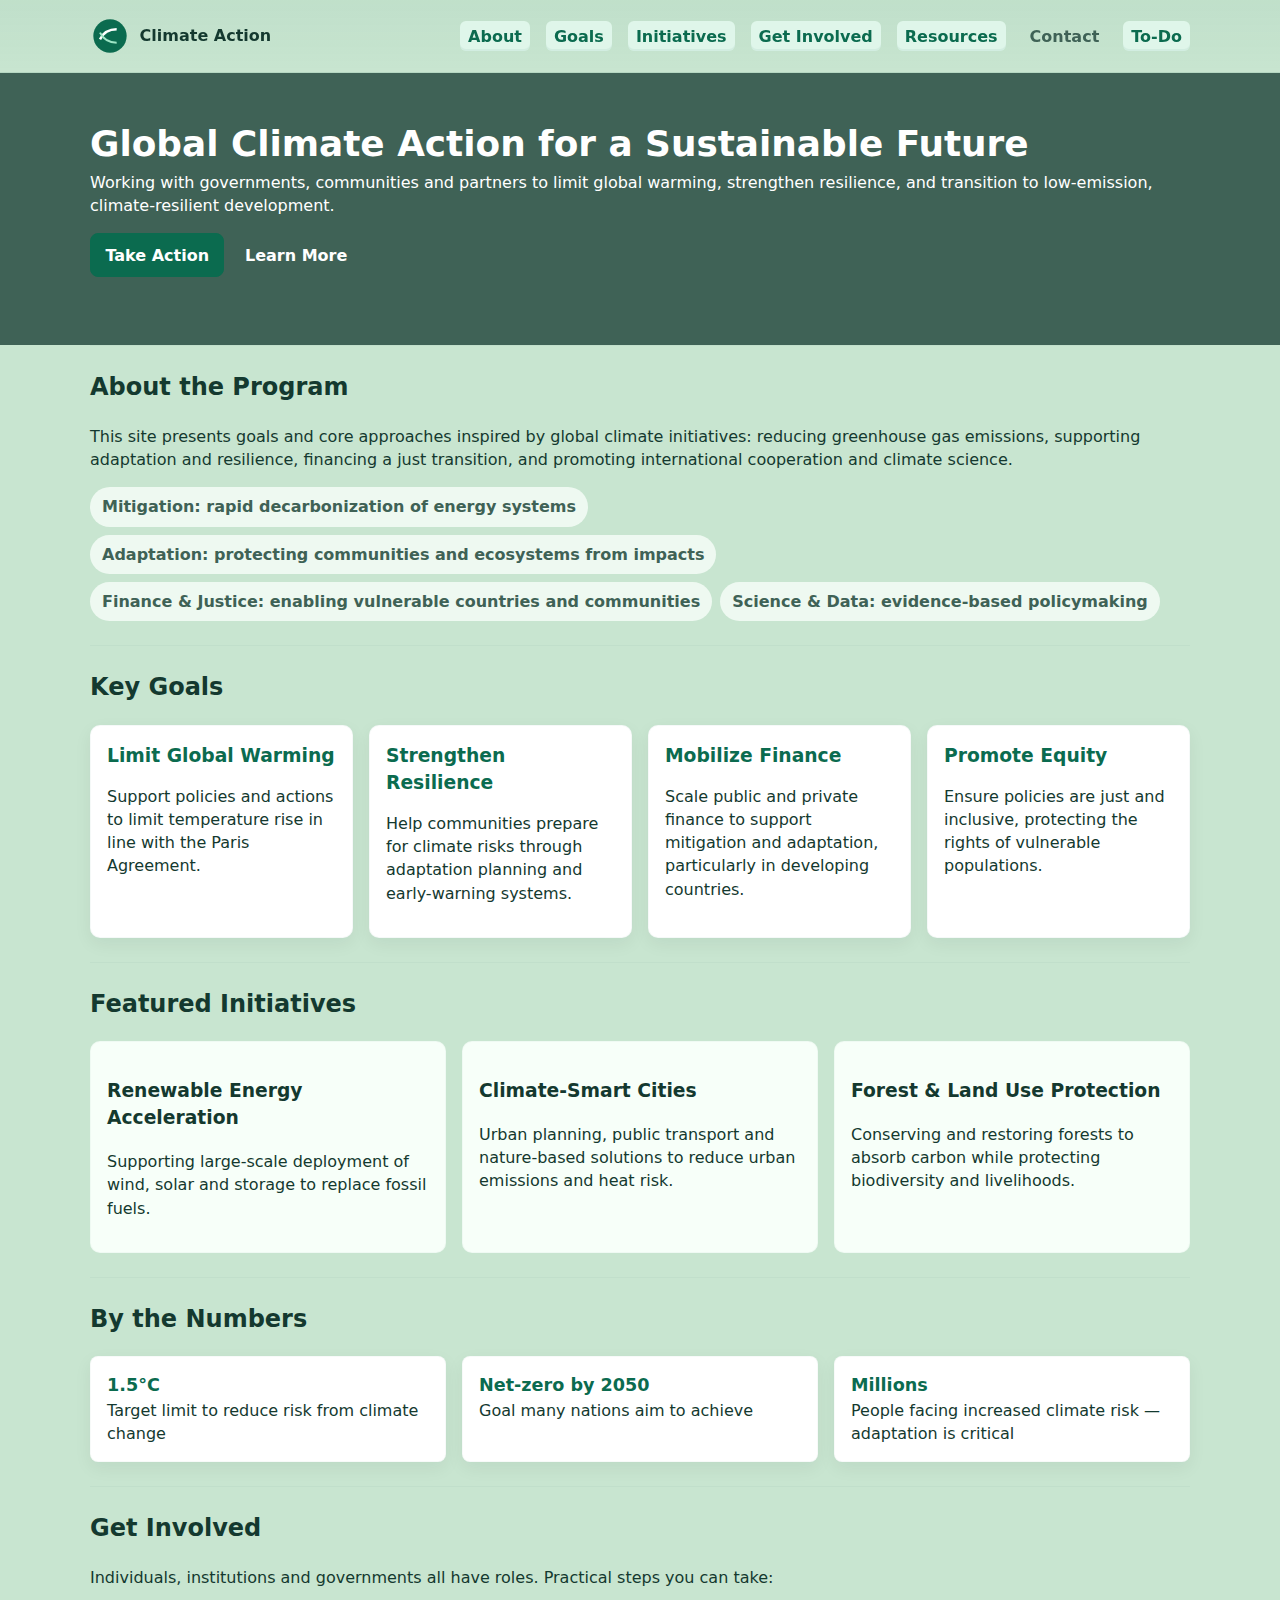
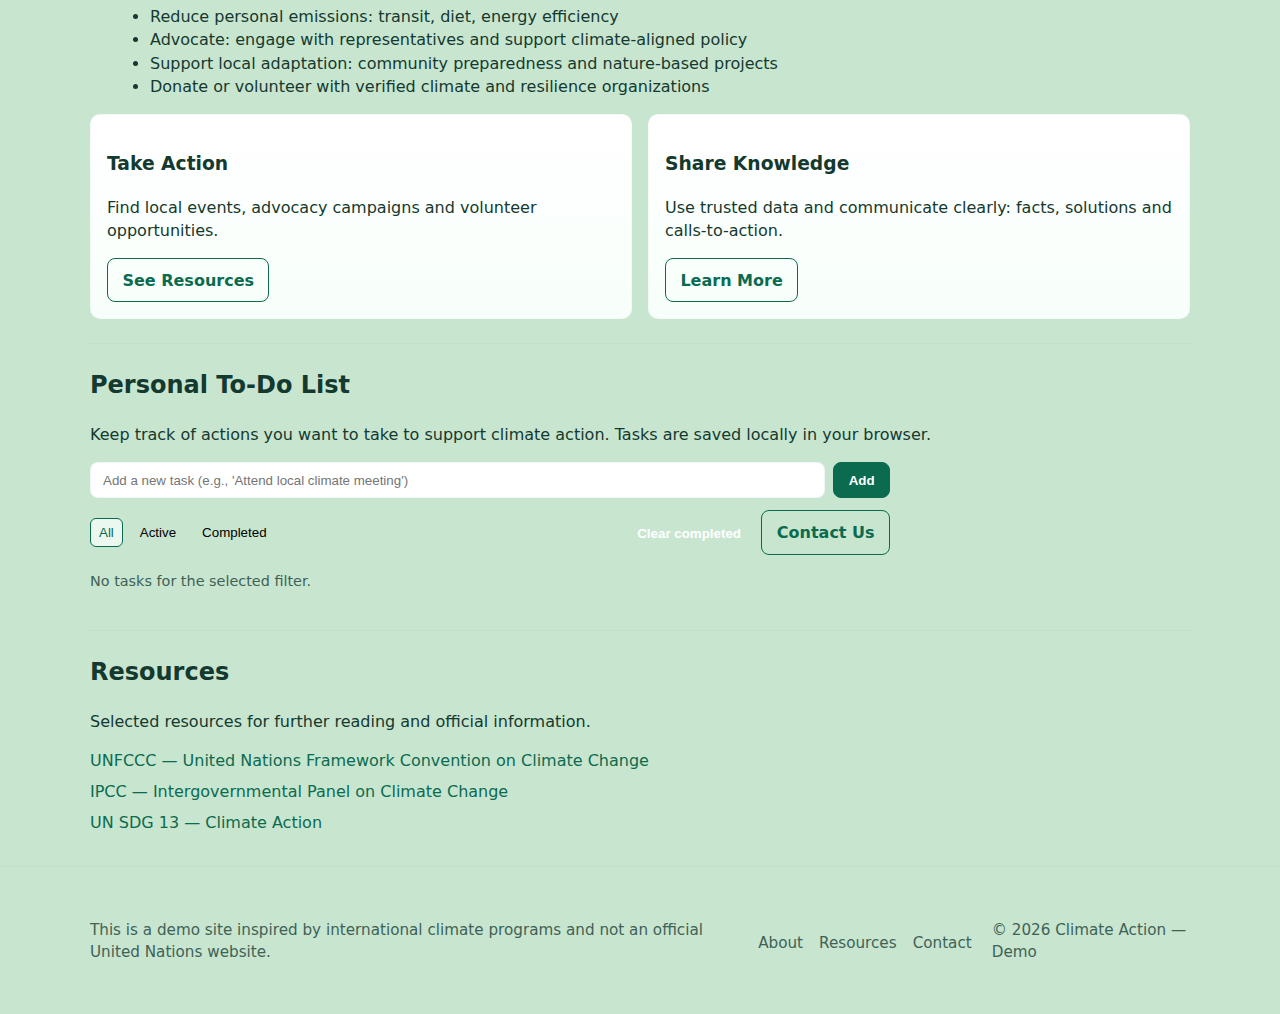
<file: index.html>
<!doctype html>
<html lang="en">
<head>
  <meta charset="utf-8" />
  <meta name="viewport" content="width=device-width,initial-scale=1" />
  <title>Climate Action — United Nations Program (Demo)</title>
  <meta name="description" content="Information, goals and ways to support the United Nations' climate change program — mitigation, adaptation and global cooperation." />
  <link rel="stylesheet" href="styles.css" />
  <meta name="theme-color" content="#0b6b4f">
</head>
<body>
  <header class="site-header" role="banner">
    <div class="container header-inner">
      <a class="brand" href="index.html" aria-label="Home — Climate Action">
        <svg width="40" height="40" viewBox="0 0 24 24" aria-hidden="true" focusable="false">
          <circle cx="12" cy="12" r="10" fill="#0b6b4f"/>
          <path d="M6 14c2-4 6-6 10-6" stroke="#fff" stroke-width="1.5" fill="none"/>
          <path d="M6 10c2 4 6 6 10 6" stroke="#9ee6c6" stroke-width="1.2" fill="none"/>
        </svg>
        <span class="brand-text">Climate Action</span>
      </a>

      <button id="navToggle" class="nav-toggle" aria-expanded="false" aria-controls="mainNav">
        <span class="sr-only">Toggle navigation</span>
        ☰
      </button>

      <nav id="mainNav" class="nav" role="navigation" aria-label="Main navigation">
        <ul>
          <li><a href="index.html#about">About</a></li>
          <li><a href="index.html#goals">Goals</a></li>
          <li><a href="index.html#initiatives">Initiatives</a></li>
          <li><a href="index.html#get-involved">Get Involved</a></li>
          <li><a href="index.html#resources">Resources</a></li>
          <li><a href="contact.html">Contact</a></li>
          <li><a href="index.html#todo">To‑Do</a></li>
        </ul>
      </nav>
    </div>
  </header>

  <main id="content" role="main">
    <section class="hero" aria-labelledby="hero-title">
      <div class="container hero-inner">
        <div class="hero-copy">
          <h1 id="hero-title">Global Climate Action for a Sustainable Future</h1>
          <p class="lead">Working with governments, communities and partners to limit global warming, strengthen resilience, and transition to low-emission, climate-resilient development.</p>
          <p class="hero-cta">
            <a class="btn primary" href="#get-involved">Take Action</a>
            <a class="btn ghost" href="#resources">Learn More</a>
          </p>
        </div>
        <div class="hero-illustration" aria-hidden="true">
        </div>
      </div>
    </section>

    <section id="about" class="section container" aria-labelledby="about-title">
      <h2 id="about-title">About the Program</h2>
      <p>This site presents goals and core approaches inspired by global climate initiatives: reducing greenhouse gas emissions, supporting adaptation and resilience, financing a just transition, and promoting international cooperation and climate science.</p>
      <ul class="pill-list" aria-hidden="false">
        <li>Mitigation: rapid decarbonization of energy systems</li>
        <li>Adaptation: protecting communities and ecosystems from impacts</li>
        <li>Finance &amp; Justice: enabling vulnerable countries and communities</li>
        <li>Science &amp; Data: evidence-based policymaking</li>
      </ul>
    </section>

    <section id="goals" class="section goals container" aria-labelledby="goals-title">
      <h2 id="goals-title">Key Goals</h2>
      <div class="grid cards">
        <article class="card" aria-labelledby="g1">
          <h3 id="g1">Limit Global Warming</h3>
          <p>Support policies and actions to limit temperature rise in line with the Paris Agreement.</p>
        </article>

        <article class="card" aria-labelledby="g2">
          <h3 id="g2">Strengthen Resilience</h3>
          <p>Help communities prepare for climate risks through adaptation planning and early-warning systems.</p>
        </article>

        <article class="card" aria-labelledby="g3">
          <h3 id="g3">Mobilize Finance</h3>
          <p>Scale public and private finance to support mitigation and adaptation, particularly in developing countries.</p>
        </article>

        <article class="card" aria-labelledby="g4">
          <h3 id="g4">Promote Equity</h3>
          <p>Ensure policies are just and inclusive, protecting the rights of vulnerable populations.</p>
        </article>
      </div>
    </section>

    <section id="initiatives" class="section container" aria-labelledby="initiatives-title">
      <h2 id="initiatives-title">Featured Initiatives</h2>

      <div class="initiative-list">
        <div class="initiative">
          <h3>Renewable Energy Acceleration</h3>
          <p>Supporting large-scale deployment of wind, solar and storage to replace fossil fuels.</p>
        </div>

        <div class="initiative">
          <h3>Climate-Smart Cities</h3>
          <p>Urban planning, public transport and nature-based solutions to reduce urban emissions and heat risk.</p>
        </div>

        <div class="initiative">
          <h3>Forest &amp; Land Use Protection</h3>
          <p>Conserving and restoring forests to absorb carbon while protecting biodiversity and livelihoods.</p>
        </div>
      </div>
    </section>

    <section id="stats" class="section stats container" aria-labelledby="stats-title">
      <h2 id="stats-title">By the Numbers</h2>
      <ul class="stats-grid" role="list">
        <li>
          <strong>1.5°C</strong>
          <span>Target limit to reduce risk from climate change</span>
        </li>
        <li>
          <strong>Net-zero by 2050</strong>
          <span>Goal many nations aim to achieve</span>
        </li>
        <li>
          <strong>Millions</strong>
          <span>People facing increased climate risk — adaptation is critical</span>
        </li>
      </ul>
    </section>

    <section id="get-involved" class="section container" aria-labelledby="get-involved-title">
      <h2 id="get-involved-title">Get Involved</h2>
      <p>Individuals, institutions and governments all have roles. Practical steps you can take:</p>
      <ul class="actions-list">
        <li>Reduce personal emissions: transit, diet, energy efficiency</li>
        <li>Advocate: engage with representatives and support climate-aligned policy</li>
        <li>Support local adaptation: community preparedness and nature-based projects</li>
        <li>Donate or volunteer with verified climate and resilience organizations</li>
      </ul>

      <div class="cta-cards">
        <div class="cta">
          <h3>Take Action</h3>
          <p>Find local events, advocacy campaigns and volunteer opportunities.</p>
          <a class="btn" href="#resources">See Resources</a>
        </div>
        <div class="cta">
          <h3>Share Knowledge</h3>
          <p>Use trusted data and communicate clearly: facts, solutions and calls-to-action.</p>
          <a class="btn" href="#about">Learn More</a>
        </div>
      </div>
    </section>

    <!-- To-Do Section -->
    <section id="todo" class="section container" aria-labelledby="todo-title">
      <h2 id="todo-title">Personal To‑Do List</h2>
      <p>Keep track of actions you want to take to support climate action. Tasks are saved locally in your browser.</p>

      <div class="todo-app" aria-live="polite">
        <form id="todoForm" class="todo-form" aria-label="Add new task">
          <label for="newTask" class="sr-only">New task</label>
          <input id="newTask" name="newTask" type="text" placeholder="Add a new task (e.g., 'Attend local climate meeting')" required />
          <button type="submit" class="btn primary">Add</button>
        </form>

        <div class="todo-controls" aria-hidden="false">
          <div class="filters" role="tablist" aria-label="Task filters">
            <button class="filter-btn active" data-filter="all" role="tab" aria-selected="true">All</button>
            <button class="filter-btn" data-filter="active" role="tab">Active</button>
            <button class="filter-btn" data-filter="completed" role="tab">Completed</button>
          </div>
          <div>
            <button id="clearCompleted" class="btn ghost">Clear completed</button>
            <a class="btn" href="contact.html">Contact Us</a>
          </div>
        </div>

        <ul id="taskList" class="task-list" aria-live="polite" aria-label="Your tasks"></ul>
        <p id="todoNotice" class="muted small" aria-hidden="true"></p>
      </div>
    </section>

    <section id="resources" class="section container" aria-labelledby="resources-title">
      <h2 id="resources-title">Resources</h2>
      <p>Selected resources for further reading and official information.</p>
      <ul class="resource-list">
        <li><a href="https://unfccc.int/" target="_blank" rel="noopener">UNFCCC — United Nations Framework Convention on Climate Change</a></li>
        <li><a href="https://www.ipcc.ch/" target="_blank" rel="noopener">IPCC — Intergovernmental Panel on Climate Change</a></li>
        <li><a href="https://sdgs.un.org/goals/goal13" target="_blank" rel="noopener">UN SDG 13 — Climate Action</a></li>
      </ul>
    </section>
  </main>

  <footer class="site-footer" role="contentinfo">
    <div class="container footer-inner">
      <p>This is a demo site inspired by international climate programs and not an official United Nations website.</p>
      <nav aria-label="Footer links">
        <ul class="footer-links">
          <li><a href="index.html#about">About</a></li>
          <li><a href="index.html#resources">Resources</a></li>
          <li><a href="contact.html">Contact</a></li>
        </ul>
      </nav>
      <p class="copyright">© <span id="year"></span> Climate Action — Demo</p>
    </div>
  </footer>

  <script src="app.js"></script>
  <script>
    // Small interactive enhancements: nav toggle, highlight active link and dynamic year
    (function () {
      var navToggle = document.getElementById('navToggle');
      var mainNav = document.getElementById('mainNav');
      navToggle.addEventListener('click', function () {
        var expanded = this.getAttribute('aria-expanded') === 'true';
        this.setAttribute('aria-expanded', String(!expanded));
        mainNav.classList.toggle('open');
      });

      // Close nav when click outside on small screens
      document.addEventListener('click', function (e) {
        if (!mainNav.contains(e.target) && !navToggle.contains(e.target)) {
          mainNav.classList.remove('open');
          navToggle.setAttribute('aria-expanded', 'false');
        }
      });

      // Insert current year
      document.getElementById('year').textContent = new Date().getFullYear();

      // Mark active nav link based on current URL (adds .active and aria-current)
      function markActiveLinks() {
        var links = document.querySelectorAll('#mainNav a');
        var loc = location.href.split('#')[0].replace(/\/$/, '');
        links.forEach(function (a) {
          var href = a.href.split('#')[0].replace(/\/$/, '');
          if (href === loc) {
            a.classList.add('active');
            a.setAttribute('aria-current', 'page');
          } else {
            a.classList.remove('active');
            a.removeAttribute('aria-current');
          }
        });
      }

      markActiveLinks();
      window.addEventListener('hashchange', markActiveLinks);
    })();
  </script>
</body>
</html>
</file>
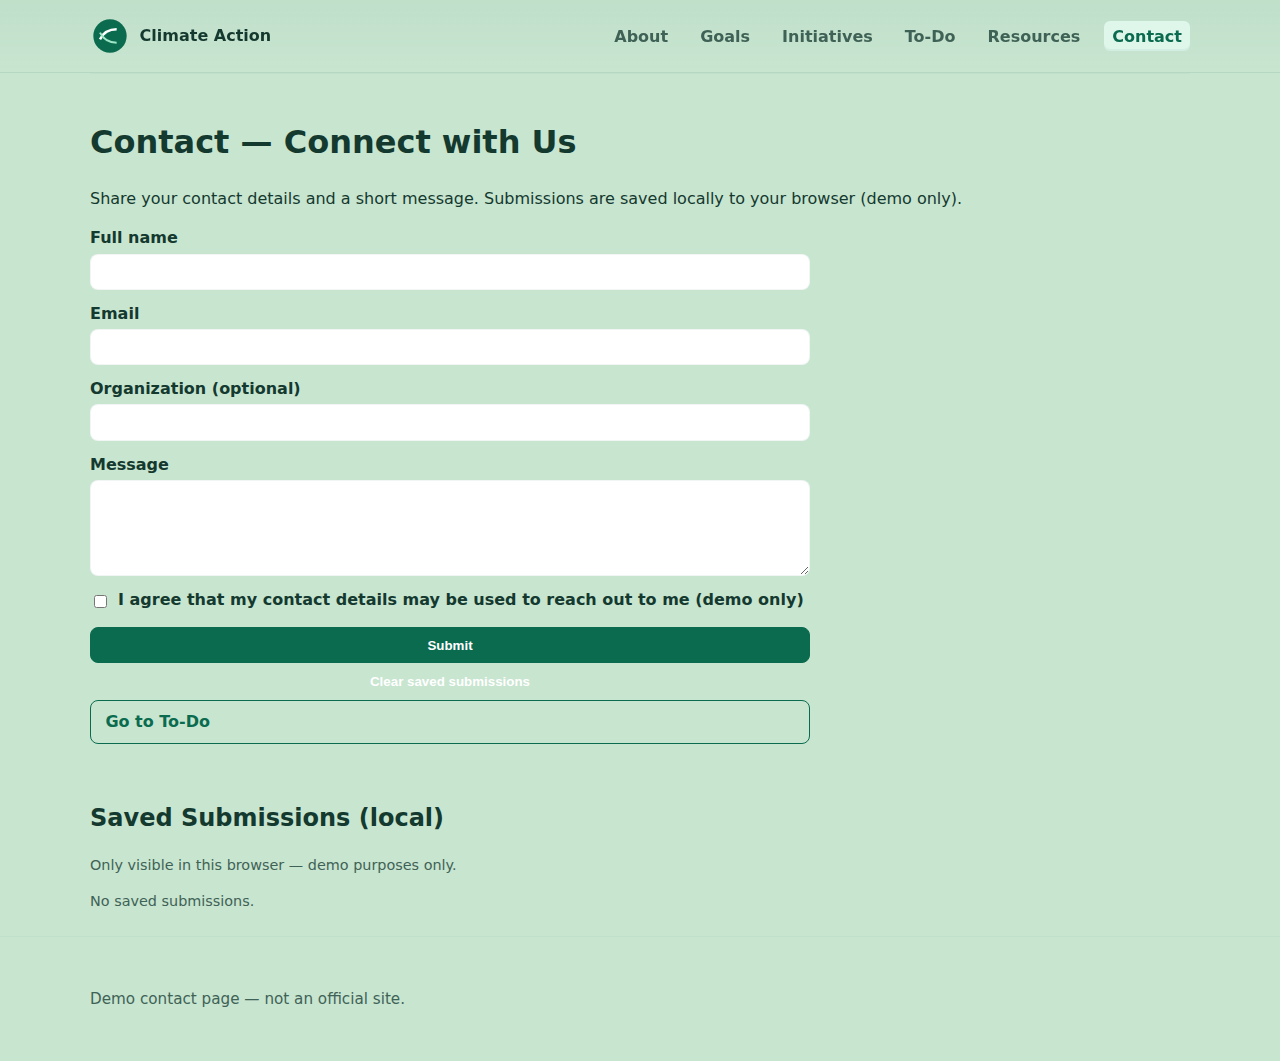
<file: contact.html>
<!doctype html>
<html lang="en">
<head>
  <meta charset="utf-8" />
  <meta name="viewport" content="width=device-width,initial-scale=1" />
  <title>Contact — Climate Action (Demo)</title>
  <meta name="description" content="Contact page for the Climate Action demo site — share your details to connect with us." />
  <link rel="stylesheet" href="styles.css" />
  <meta name="theme-color" content="#0b6b4f">
</head>
<body>
  <header class="site-header" role="banner">
    <div class="container header-inner">
      <a class="brand" href="index.html" aria-label="Home — Climate Action">
        <svg width="40" height="40" viewBox="0 0 24 24" aria-hidden="true" focusable="false">
          <circle cx="12" cy="12" r="10" fill="#0b6b4f"/>
          <path d="M6 14c2-4 6-6 10-6" stroke="#fff" stroke-width="1.5" fill="none"/>
          <path d="M6 10c2 4 6 6 10 6" stroke="#9ee6c6" stroke-width="1.2" fill="none"/>
        </svg>
        <span class="brand-text">Climate Action</span>
      </a>

      <button id="navToggleContact" class="nav-toggle" aria-expanded="false" aria-controls="mainNavContact">
        <span class="sr-only">Toggle navigation</span>
        ☰
      </button>

      <nav id="mainNavContact" class="nav" role="navigation" aria-label="Main navigation">
        <ul>
          <li><a href="index.html#about">About</a></li>
          <li><a href="index.html#goals">Goals</a></li>
          <li><a href="index.html#initiatives">Initiatives</a></li>
          <li><a href="index.html#todo">To‑Do</a></li>
          <li><a href="index.html#resources">Resources</a></li>
          <li><a href="contact.html">Contact</a></li>
        </ul>
      </nav>
    </div>
  </header>

  <main class="container" role="main">
    <section class="section" aria-labelledby="contact-title">
      <h1 id="contact-title">Contact — Connect with Us</h1>
      <p>Share your contact details and a short message. Submissions are saved locally to your browser (demo only).</p>

      <form id="contactForm" class="contact-form" novalidate>
        <div class="form-row">
          <label for="name">Full name</label>
          <input id="name" name="name" type="text" required />
        </div>

        <div class="form-row">
          <label for="email">Email</label>
          <input id="email" name="email" type="email" required />
        </div>

        <div class="form-row">
          <label for="org">Organization (optional)</label>
          <input id="org" name="org" type="text" />
        </div>

        <div class="form-row">
          <label for="message">Message</label>
          <textarea id="message" name="message" rows="5" required></textarea>
        </div>

        <div class="form-row checkbox-row">
          <input id="consent" name="consent" type="checkbox" />
          <label for="consent">I agree that my contact details may be used to reach out to me (demo only)</label>
        </div>

        <div class="form-row">
          <button type="submit" class="btn primary">Submit</button>
          <button type="button" id="clearAllSubmissions" class="btn ghost">Clear saved submissions</button>
          <a class="btn" href="index.html#todo">Go to To‑Do</a>
        </div>

        <p id="contactFeedback" class="muted small" aria-live="polite"></p>
      </form>

      <section aria-labelledby="submissions-title" class="submissions">
        <h2 id="submissions-title">Saved Submissions (local)</h2>
        <p class="small muted">Only visible in this browser — demo purposes only.</p>
        <ul id="submissionsList" class="submission-list" aria-live="polite"></ul>
      </section>
    </section>
  </main>

  <footer class="site-footer" role="contentinfo">
    <div class="container footer-inner">
      <p class="muted">Demo contact page — not an official site.</p>
    </div>
  </footer>

  <script src="contact.js"></script>
  <script>
    (function () {
      var navToggle = document.getElementById('navToggleContact');
      var mainNav = document.getElementById('mainNavContact');
      navToggle.addEventListener('click', function () {
        var expanded = this.getAttribute('aria-expanded') === 'true';
        this.setAttribute('aria-expanded', String(!expanded));
        mainNav.classList.toggle('open');
      });
      document.addEventListener('click', function (e) {
        if (!mainNav.contains(e.target) && !navToggle.contains(e.target)) {
          mainNav.classList.remove('open');
          navToggle.setAttribute('aria-expanded', 'false');
        }
      });

      // Mark active nav link for Contact page
      function markActiveLinks() {
        var links = document.querySelectorAll('#mainNavContact a');
        var loc = location.href.split('#')[0].replace(/\/$/, '');
        links.forEach(function (a) {
          var href = a.href.split('#')[0].replace(/\/$/, '');
          if (href === loc) {
            a.classList.add('active');
            a.setAttribute('aria-current', 'page');
          } else {
            a.classList.remove('active');
            a.removeAttribute('aria-current');
          }
        });
      }

      markActiveLinks();
      window.addEventListener('hashchange', markActiveLinks);
    })();
  </script>
</body>

</html>
</file>
<file: styles.css>
:root{
  --brand:#0b6b4f;
  --brand-2:#9ee6c6;
  --bg:#40a35c49; /* slight green tint background */
  --muted:#3f6256;
  --max-width:1100px;
  --radius:10px;
  --gap:1.25rem;
  --fw-700:700;
  --fw-600:600;
  --shadow: 0 6px 18px rgba(10,40,30,0.06);
  font-family: system-ui, -apple-system, "Segoe UI", Roboto, "Helvetica Neue", Arial;
  color-scheme: light;
}

/* Base */
*{box-sizing:border-box}
html,body{height:100%}
body{
  margin:0;
  background:var(--bg);
  color:#14392f;
  line-height:1.45;
  -webkit-font-smoothing:antialiased;
}
.container{
  width:calc(100% - 2rem);
  max-width:var(--max-width);
  margin:0 auto;
}
.header-inner, .footer-inner, .hero-inner{
  display:flex;
  align-items:center;
  gap:var(--gap);
  justify-content:space-between;
  padding:1rem 0;
}

/* Header / Nav */
.site-header{
  border-bottom:1px solid rgba(15,80,63,0.06);
  background:linear-gradient(180deg, rgba(11,107,79,0.04), transparent);
  position:sticky;
  top:0;
  z-index:40;
  backdrop-filter: blur(4px);
}
.brand{
  display:flex;
  align-items:center;
  gap:.6rem;
  text-decoration:none;
  color:inherit;
}
.brand-text{font-weight:var(--fw-600)}
.nav{ }
.nav ul{
  list-style:none;
  margin:0;
  padding:0;
  display:flex;
  gap:1rem;
}
.nav a{
  color:var(--muted);
  text-decoration:none;
  padding:.35rem .5rem;
  border-radius:6px;
  font-weight:600;
}
.nav a:hover, .nav a:focus{background:#eaf8f0;color:var(--brand)}
.nav a.active, .nav a[aria-current="page"]{background:#dff6ea;color:var(--brand);box-shadow:inset 0 -2px 0 rgba(11,107,79,0.06)}
.nav-toggle{
  display:none;
  background:transparent;
  border:0;
  font-size:1.25rem;
  cursor:pointer;
}

/* Hero */
.hero{
  padding:2.25rem 0;
  background-color: #3f6256;
  background-image: url(https://plus.unsplash.com/premium_photo-1701062876279-f17c71ec7f98?w=500&auto=format&fit=crop&q=60&ixlib=rb-4.1.0&ixid=M3wxMjA3fDB8MHxzZWFyY2h8MTEzfHxsdXNoJTIwbGVhdmVzJTIwd2l0aCUyMGRyb3BsZXRzJTIwcmVjdGFuZ3VsYXIlMjA0S3xlbnwwfDB8MHx8fDA%3D);
  background-repeat: no-repeat;
  background-position: center;
  background-size: cover;
}
.hero-inner{align-items:center}
.hero-copy{flex:1;min-width:0}
.hero h1{
  margin:0 0 .5rem 0;
  font-size:clamp(1.6rem,2.8vw,2.4rem);
  color: #ffffff;
  line-height:1.05;
}
.lead{color:var(--muted);margin:0 0 1rem 0;color: rgb(255, 255, 255);}

/* Hero illustration — image fills the rectangular block */
.hero-illustration{
  width:0px;
  aspect-ratio:16/10;
  border-radius:10px;
  overflow:hidden;
  flex:0 0 auto;
}
.hero-illustration img{
  width:100%;

  height:100%;
  display:block;
  object-fit:cover;
  object-position:center;
}

/* Buttons */
.btn{
  display:inline-block;
  padding:.6rem .9rem;
  border-radius:8px;
  text-decoration:none;
  color:var(--brand);
  border:1px solid var(--brand);
  background:transparent;
  font-weight:600;
}
.btn.primary{
  background:var(--brand);
  color:rgb(255, 255, 255);
  border-color:var(--brand);
}
.btn.ghost{
  background:transparent;
  border-color:transparent;
  color: #ffffff;
}

/* Sections */
.section{padding:1.5rem 0;border-top:1px solid rgba(13,67,50,0.03)}
.section h2{margin-top:0}
.pill-list{display:flex;flex-wrap:wrap;gap:.5rem;margin:.5rem 0 0 0;padding:0;list-style:none}
.pill-list li{background:#eef9f1;padding:.5rem .75rem;border-radius:999px;color:var(--muted);font-weight:600}

/* Cards & grids */
.grid.cards{display:grid;grid-template-columns:repeat(auto-fit,minmax(220px,1fr));gap:1rem;margin-top:1rem}
.card{background:#fff;border-radius:var(--radius);padding:1rem;box-shadow:var(--shadow);border:1px solid rgba(11,107,79,0.04)}
.card h3{margin-top:0;margin-bottom:.5rem;color:var(--brand)}
.initiative-list{display:grid;grid-template-columns:repeat(auto-fit,minmax(260px,1fr));gap:1rem}
.initiative{padding:1rem;background:#f7fff9;border-radius:10px;border:1px solid rgba(11,107,79,0.03)}

/* Stats */
.stats-grid{display:flex;flex-wrap:wrap;gap:1rem;list-style:none;padding:0;margin:0}
.stats-grid li{flex:1 1 140px;background:#fff;padding:1rem;border-radius:8px;border:1px solid rgba(11,107,79,0.03);box-shadow:var(--shadow)}
.stats-grid strong{display:block;font-size:1.1rem;color:var(--brand)}

/* CTA */
.actions-list{list-style:disc;margin-left:1.25rem}
.cta-cards{display:grid;grid-template-columns:1fr 1fr;gap:1rem;margin-top:1rem}
.cta{padding:1rem;border-radius:10px;background:linear-gradient(180deg,#fff,#f7fffa);border:1px solid rgba(11,107,79,0.03)}

/* Resources and footer */
.resource-list{list-style:none;padding:0;margin:0}
.resource-list li{margin:.5rem 0}
.resource-list a{color:var(--brand);text-decoration:none}
.resource-list a:hover{text-decoration:underline}
.site-footer{
  padding:1.25rem 0;
  border-top:1px solid rgba(11,107,79,0.03);
  font-size:.95rem;
  color:var(--muted);
}
.footer-links{list-style:none;padding:0;margin:.25rem 0 0 0;display:flex;gap:1rem}
.footer-links a{color:var(--muted);text-decoration:none}

/* To-Do app styles */
.todo-app{margin-top:1rem;max-width:800px}
.todo-form{display:flex;gap:.5rem;align-items:center}
.todo-form input[type="text"]{flex:1;padding:.6rem .75rem;border-radius:8px;border:1px solid rgba(11,107,79,0.06);background:#fff}
.todo-controls{display:flex;align-items:center;justify-content:space-between;margin-top:.75rem}
.filters{display:flex;gap:.5rem}
.filter-btn{background:transparent;border:1px solid transparent;padding:.35rem .5rem;border-radius:6px;cursor:pointer}
.filter-btn.active{background:#eaf8f0;border-color:var(--brand);color:var(--brand)}
.task-list{list-style:none;padding:0;margin:1rem 0 0 0}
.task-item{display:flex;align-items:center;gap:.5rem;padding:.6rem;border-radius:8px;border:1px solid rgba(11,107,79,0.03);background:#fff;margin-bottom:.5rem}
.task-item.completed{opacity:.6;text-decoration:line-through}
.task-item .task-text{flex:1}
.task-actions{display:flex;gap:.5rem}
.task-actions button{background:transparent;border:0;cursor:pointer;color:var(--muted)}

/* Contact form styles */
.contact-form{max-width:720px;margin-top:1rem;display:grid;gap:.75rem}
.form-row{display:flex;flex-direction:column}
.form-row label{font-weight:600;margin-bottom:.25rem}
.form-row input[type="text"], .form-row input[type="email"], .form-row textarea{padding:.6rem .75rem;border-radius:8px;border:1px solid rgba(11,107,79,0.06);background:#fff}
.checkbox-row{flex-direction:row;align-items:center;gap:.5rem}
.submissions{margin-top:1rem}
.submission-list{list-style:none;padding:0;margin:0}
.submission-item{padding:.6rem;border:1px solid rgba(11,107,79,0.03);border-radius:8px;background:#fff;margin-bottom:.5rem}
.small{font-size:.9rem}
.muted{color:var(--muted)}

/* Accessibility helpers */
.sr-only{
  position:absolute!important;
  width:1px;height:1px;padding:0;margin:-1px;overflow:hidden;clip:rect(0,0,0,0);white-space:nowrap;border:0;
}

/* Responsive */
@media (max-width:800px){
  .header-inner{align-items:center}
  .nav{position:absolute;top:64px;right:1rem;background:#fff;border-radius:8px;box-shadow:var(--shadow);padding:.75rem;display:none}
  .nav.open{display:block}
  .nav ul{flex-direction:column;gap:.25rem}
  .nav-toggle{display:inline-flex}
  .hero-inner{flex-direction:column-reverse;gap:1rem}
  .hero-illustration{width:100%;aspect-ratio:16/9}
  .cta-cards{grid-template-columns:1fr}
}

/* small utilities */
.small{font-size:.9rem}
</file>
